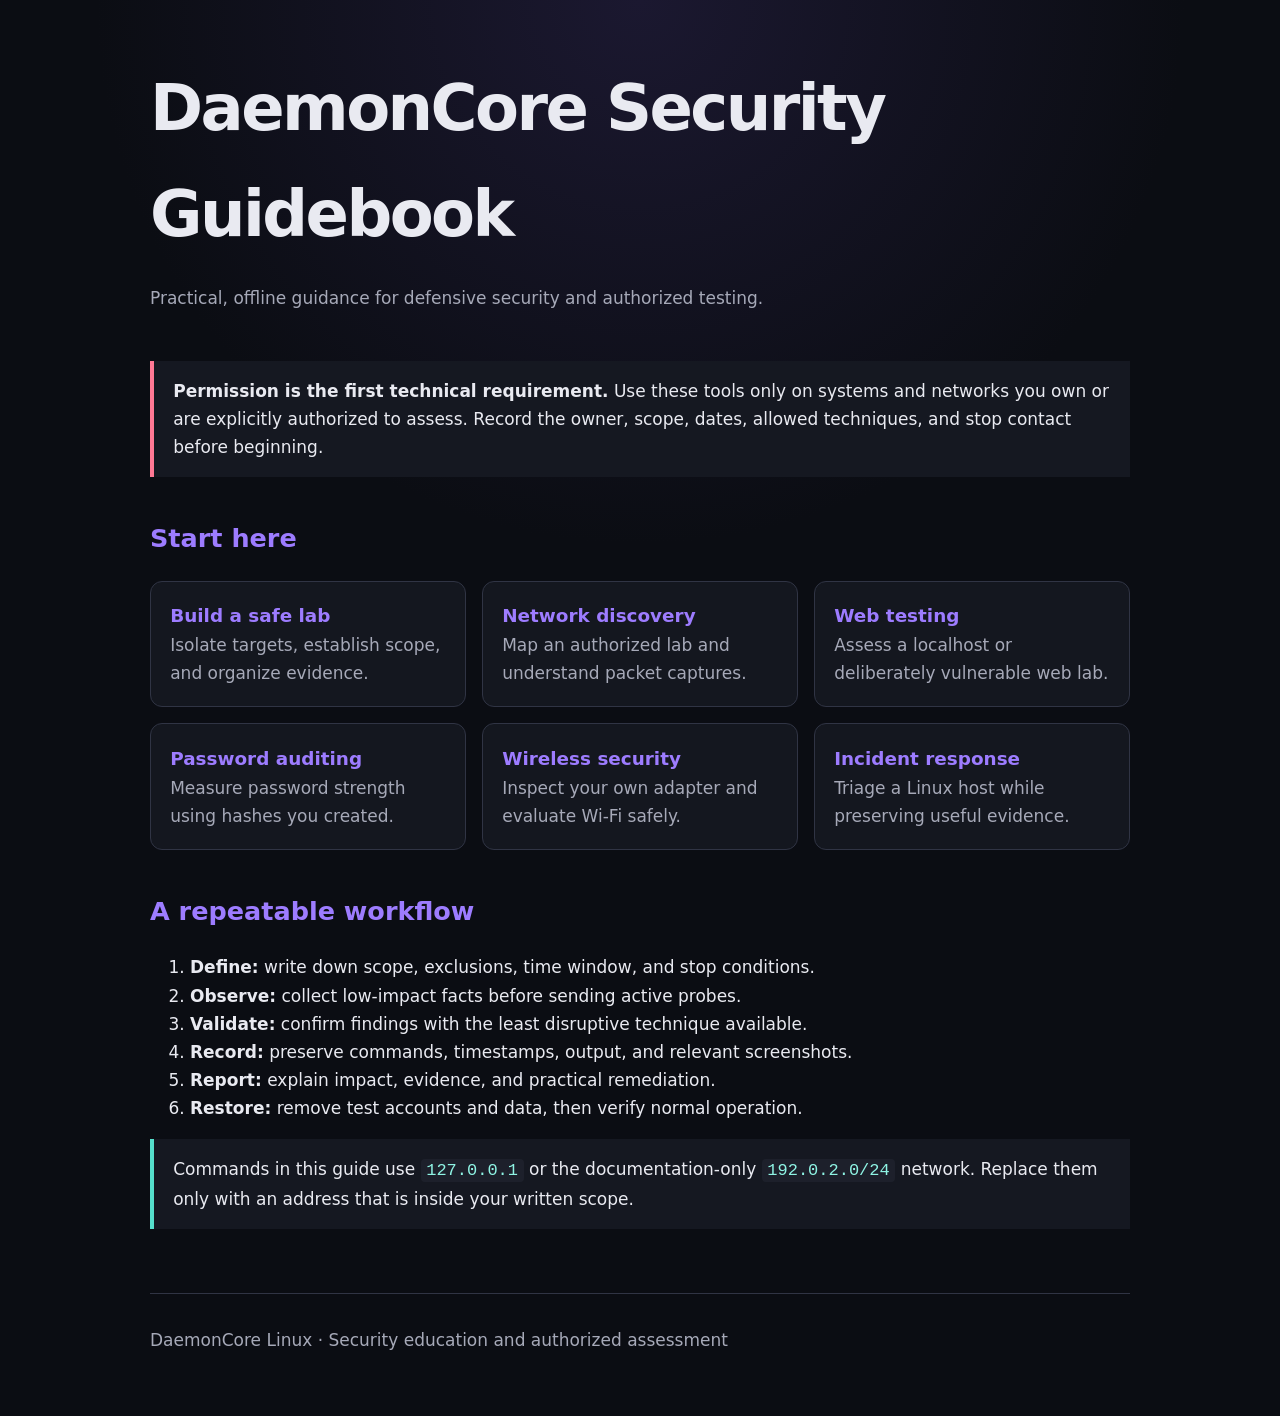
<file: config/includes.chroot/usr/share/doc/daemoncore/guidebook/index.html>
<!doctype html>
<html lang="en">
<head>
  <meta charset="utf-8">
  <meta name="viewport" content="width=device-width, initial-scale=1">
  <title>DaemonCore Security Guidebook</title>
  <link rel="stylesheet" href="style.css">
</head>
<body>
<header>
  <h1>DaemonCore Security Guidebook</h1>
  <p>Practical, offline guidance for defensive security and authorized testing.</p>
</header>
<main>
  <div class="callout warning">
    <strong>Permission is the first technical requirement.</strong> Use these
    tools only on systems and networks you own or are explicitly authorized to
    assess. Record the owner, scope, dates, allowed techniques, and stop contact
    before beginning.
  </div>

  <h2>Start here</h2>
  <div class="grid">
    <a class="card" href="lab-setup.html"><strong>Build a safe lab</strong><span>Isolate targets, establish scope, and organize evidence.</span></a>
    <a class="card" href="network-analysis.html"><strong>Network discovery</strong><span>Map an authorized lab and understand packet captures.</span></a>
    <a class="card" href="web-testing.html"><strong>Web testing</strong><span>Assess a localhost or deliberately vulnerable web lab.</span></a>
    <a class="card" href="password-auditing.html"><strong>Password auditing</strong><span>Measure password strength using hashes you created.</span></a>
    <a class="card" href="wireless-security.html"><strong>Wireless security</strong><span>Inspect your own adapter and evaluate Wi-Fi safely.</span></a>
    <a class="card" href="incident-response.html"><strong>Incident response</strong><span>Triage a Linux host while preserving useful evidence.</span></a>
  </div>

  <h2>A repeatable workflow</h2>
  <ol>
    <li><strong>Define:</strong> write down scope, exclusions, time window, and stop conditions.</li>
    <li><strong>Observe:</strong> collect low-impact facts before sending active probes.</li>
    <li><strong>Validate:</strong> confirm findings with the least disruptive technique available.</li>
    <li><strong>Record:</strong> preserve commands, timestamps, output, and relevant screenshots.</li>
    <li><strong>Report:</strong> explain impact, evidence, and practical remediation.</li>
    <li><strong>Restore:</strong> remove test accounts and data, then verify normal operation.</li>
  </ol>

  <div class="callout">
    Commands in this guide use <code>127.0.0.1</code> or the documentation-only
    <code>192.0.2.0/24</code> network. Replace them only with an address that is
    inside your written scope.
  </div>
</main>
<footer>DaemonCore Linux · Security education and authorized assessment</footer>
</body>
</html>
</file>
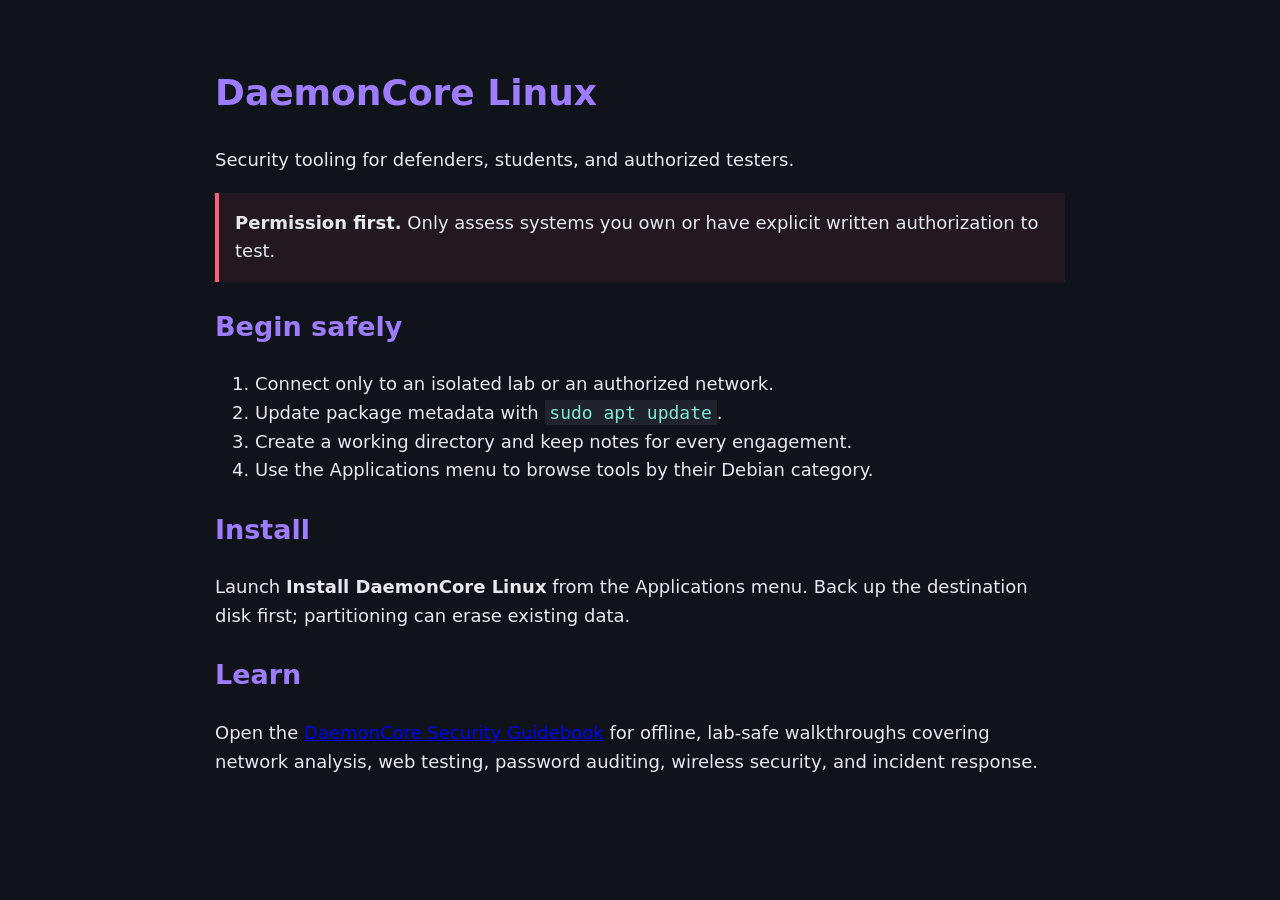
<file: config/includes.chroot/usr/share/doc/daemoncore/QUICKSTART.html>
<!doctype html>
<html lang="en">
<head>
  <meta charset="utf-8">
  <meta name="viewport" content="width=device-width, initial-scale=1">
  <title>DaemonCore Quick Start</title>
  <style>
    body { background:#11131a; color:#e7e9ef; font:18px system-ui,sans-serif;
           max-width:850px; margin:4rem auto; padding:0 2rem; line-height:1.6 }
    h1,h2 { color:#9d7cff } code { color:#7ee7d2; background:#20232d; padding:.15rem .3rem }
    .warning { border-left:4px solid #ff5e7d; padding:1rem; background:#211820 }
  </style>
</head>
<body>
  <h1>DaemonCore Linux</h1>
  <p>Security tooling for defenders, students, and authorized testers.</p>
  <p class="warning"><strong>Permission first.</strong> Only assess systems you own
  or have explicit written authorization to test.</p>
  <h2>Begin safely</h2>
  <ol>
    <li>Connect only to an isolated lab or an authorized network.</li>
    <li>Update package metadata with <code>sudo apt update</code>.</li>
    <li>Create a working directory and keep notes for every engagement.</li>
    <li>Use the Applications menu to browse tools by their Debian category.</li>
  </ol>
  <h2>Install</h2>
  <p>Launch <strong>Install DaemonCore Linux</strong> from the Applications menu.
  Back up the destination disk first; partitioning can erase existing data.</p>
  <h2>Learn</h2>
  <p>Open the <a href="guidebook/index.html">DaemonCore Security Guidebook</a>
  for offline, lab-safe walkthroughs covering network analysis, web testing,
  password auditing, wireless security, and incident response.</p>
</body>
</html>
</file>
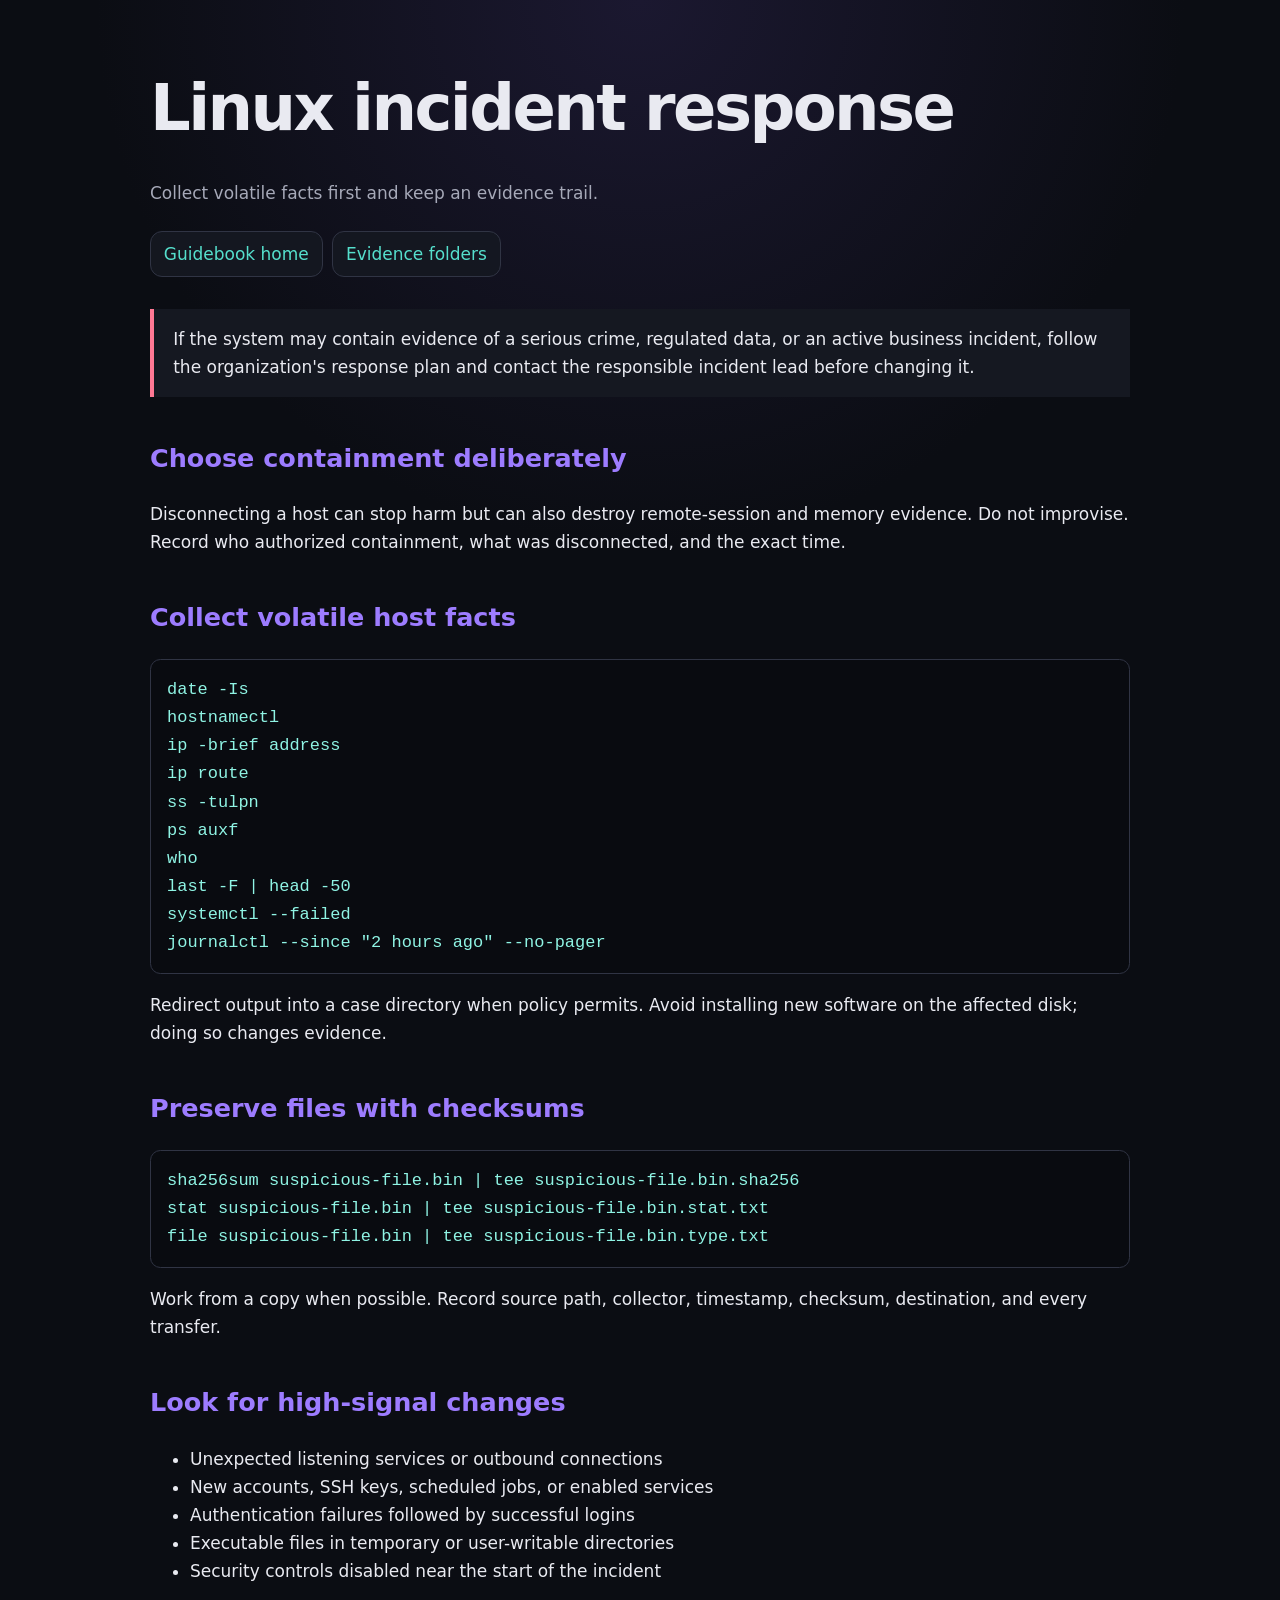
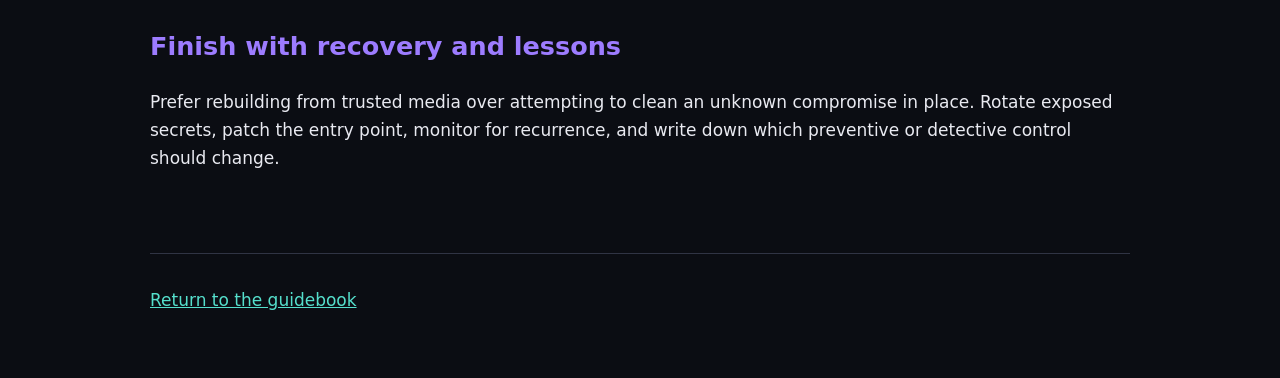
<file: config/includes.chroot/usr/share/doc/daemoncore/guidebook/incident-response.html>
<!doctype html>
<html lang="en"><head><meta charset="utf-8"><meta name="viewport" content="width=device-width, initial-scale=1"><title>Incident response · DaemonCore</title><link rel="stylesheet" href="style.css"></head>
<body><header><h1>Linux incident response</h1><p>Collect volatile facts first and keep an evidence trail.</p><nav><a href="index.html">Guidebook home</a><a href="lab-setup.html">Evidence folders</a></nav></header>
<main>
  <div class="callout warning">If the system may contain evidence of a serious
  crime, regulated data, or an active business incident, follow the organization's
  response plan and contact the responsible incident lead before changing it.</div>

  <h2>Choose containment deliberately</h2>
  <p>Disconnecting a host can stop harm but can also destroy remote-session and
  memory evidence. Do not improvise. Record who authorized containment, what was
  disconnected, and the exact time.</p>

  <h2>Collect volatile host facts</h2>
  <pre><code>date -Is
hostnamectl
ip -brief address
ip route
ss -tulpn
ps auxf
who
last -F | head -50
systemctl --failed
journalctl --since "2 hours ago" --no-pager</code></pre>
  <p>Redirect output into a case directory when policy permits. Avoid installing
  new software on the affected disk; doing so changes evidence.</p>

  <h2>Preserve files with checksums</h2>
  <pre><code>sha256sum suspicious-file.bin | tee suspicious-file.bin.sha256
stat suspicious-file.bin | tee suspicious-file.bin.stat.txt
file suspicious-file.bin | tee suspicious-file.bin.type.txt</code></pre>
  <p>Work from a copy when possible. Record source path, collector, timestamp,
  checksum, destination, and every transfer.</p>

  <h2>Look for high-signal changes</h2>
  <ul>
    <li>Unexpected listening services or outbound connections</li>
    <li>New accounts, SSH keys, scheduled jobs, or enabled services</li>
    <li>Authentication failures followed by successful logins</li>
    <li>Executable files in temporary or user-writable directories</li>
    <li>Security controls disabled near the start of the incident</li>
  </ul>

  <h2>Finish with recovery and lessons</h2>
  <p>Prefer rebuilding from trusted media over attempting to clean an unknown
  compromise in place. Rotate exposed secrets, patch the entry point, monitor
  for recurrence, and write down which preventive or detective control should
  change.</p>
</main><footer><a href="index.html">Return to the guidebook</a></footer></body></html>
</file>
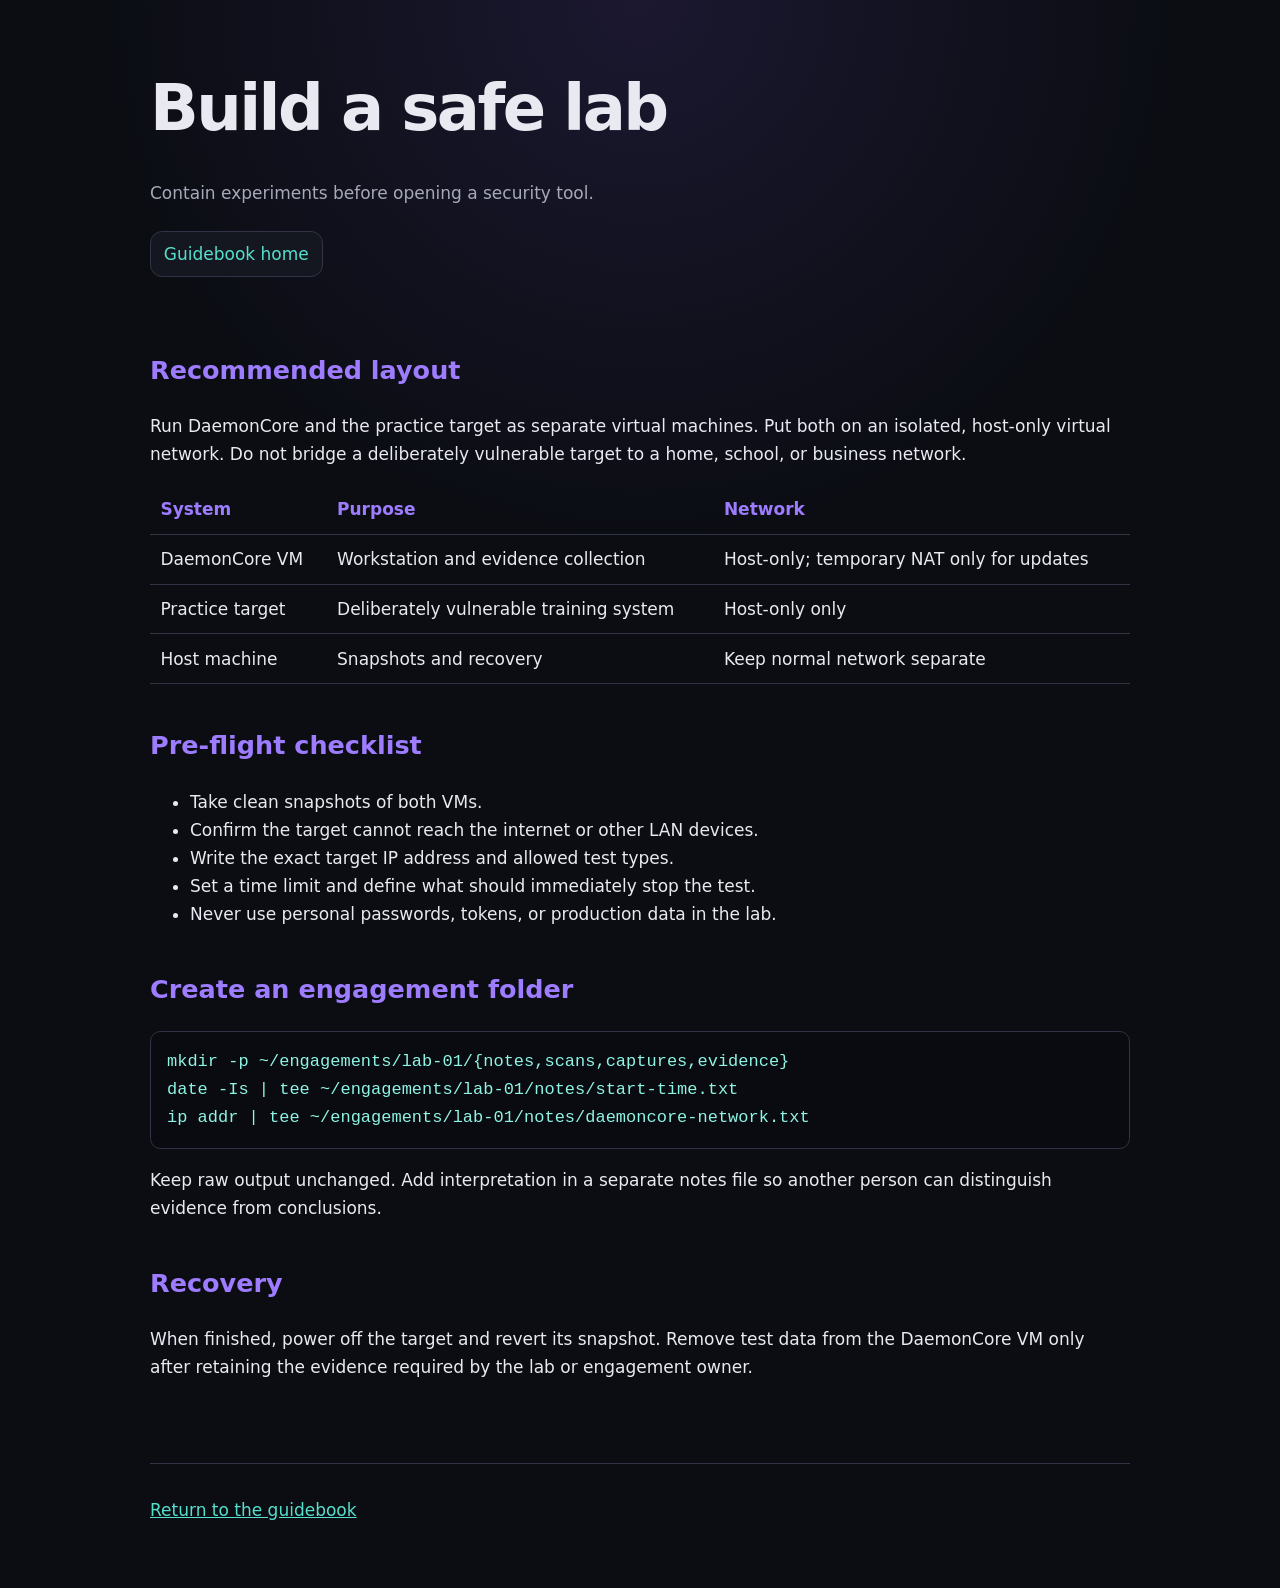
<file: config/includes.chroot/usr/share/doc/daemoncore/guidebook/lab-setup.html>
<!doctype html>
<html lang="en"><head><meta charset="utf-8"><meta name="viewport" content="width=device-width, initial-scale=1"><title>Build a safe lab · DaemonCore</title><link rel="stylesheet" href="style.css"></head>
<body><header><h1>Build a safe lab</h1><p>Contain experiments before opening a security tool.</p><nav><a href="index.html">Guidebook home</a></nav></header>
<main>
  <h2>Recommended layout</h2>
  <p>Run DaemonCore and the practice target as separate virtual machines. Put
  both on an isolated, host-only virtual network. Do not bridge a deliberately
  vulnerable target to a home, school, or business network.</p>
  <table><thead><tr><th>System</th><th>Purpose</th><th>Network</th></tr></thead><tbody>
    <tr><td>DaemonCore VM</td><td>Workstation and evidence collection</td><td>Host-only; temporary NAT only for updates</td></tr>
    <tr><td>Practice target</td><td>Deliberately vulnerable training system</td><td>Host-only only</td></tr>
    <tr><td>Host machine</td><td>Snapshots and recovery</td><td>Keep normal network separate</td></tr>
  </tbody></table>

  <h2>Pre-flight checklist</h2>
  <ul>
    <li>Take clean snapshots of both VMs.</li>
    <li>Confirm the target cannot reach the internet or other LAN devices.</li>
    <li>Write the exact target IP address and allowed test types.</li>
    <li>Set a time limit and define what should immediately stop the test.</li>
    <li>Never use personal passwords, tokens, or production data in the lab.</li>
  </ul>

  <h2>Create an engagement folder</h2>
  <pre><code>mkdir -p ~/engagements/lab-01/{notes,scans,captures,evidence}
date -Is | tee ~/engagements/lab-01/notes/start-time.txt
ip addr | tee ~/engagements/lab-01/notes/daemoncore-network.txt</code></pre>
  <p>Keep raw output unchanged. Add interpretation in a separate notes file so
  another person can distinguish evidence from conclusions.</p>

  <h2>Recovery</h2>
  <p>When finished, power off the target and revert its snapshot. Remove test
  data from the DaemonCore VM only after retaining the evidence required by the
  lab or engagement owner.</p>
</main><footer><a href="index.html">Return to the guidebook</a></footer></body></html>
</file>
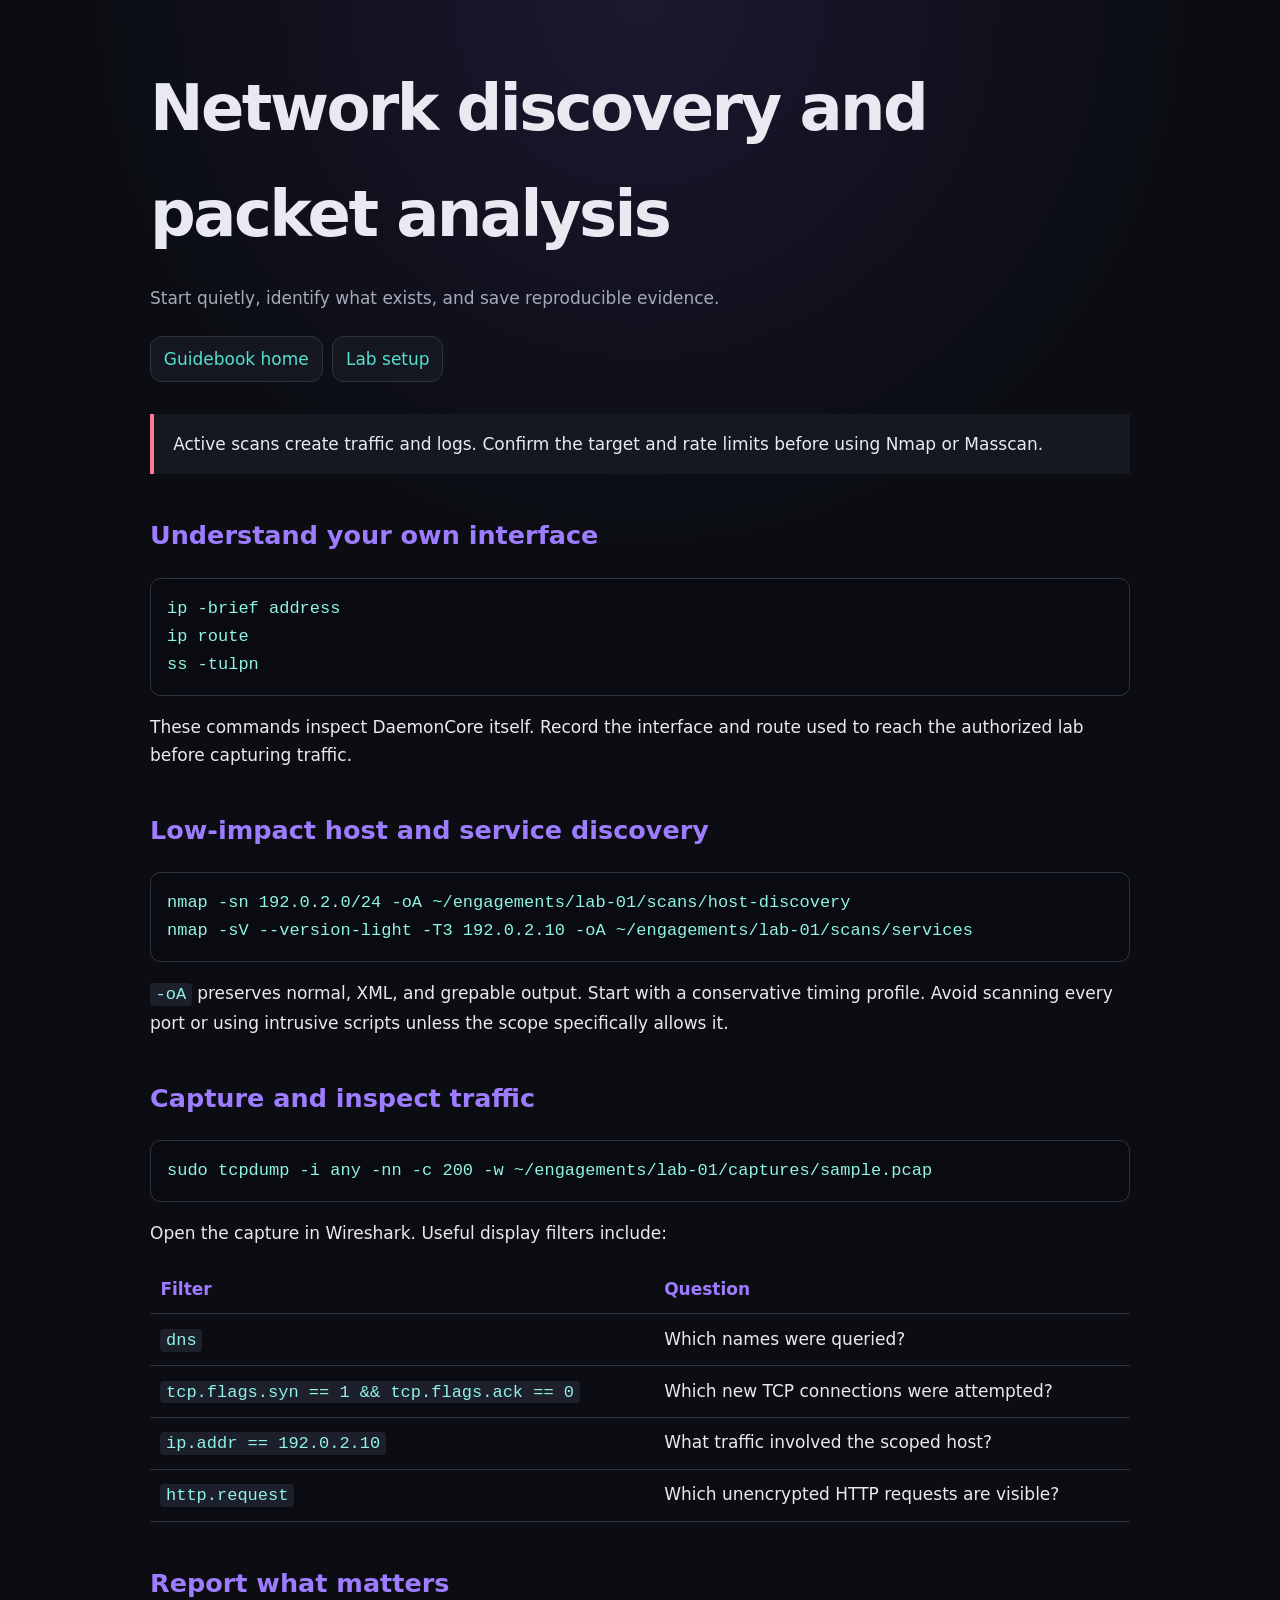
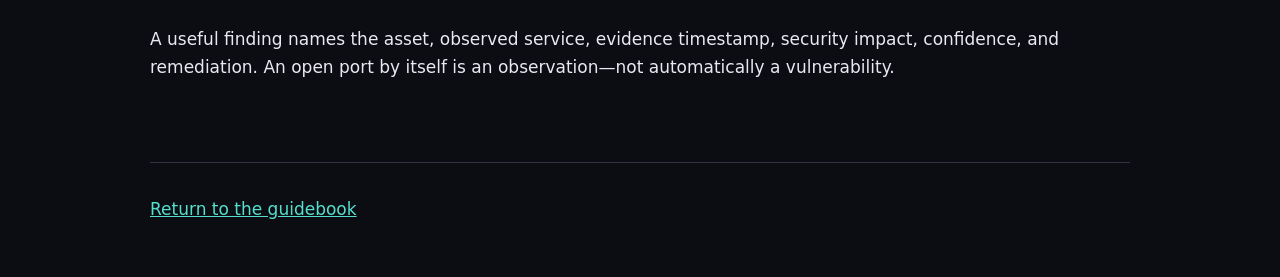
<file: config/includes.chroot/usr/share/doc/daemoncore/guidebook/network-analysis.html>
<!doctype html>
<html lang="en"><head><meta charset="utf-8"><meta name="viewport" content="width=device-width, initial-scale=1"><title>Network discovery · DaemonCore</title><link rel="stylesheet" href="style.css"></head>
<body><header><h1>Network discovery and packet analysis</h1><p>Start quietly, identify what exists, and save reproducible evidence.</p><nav><a href="index.html">Guidebook home</a><a href="lab-setup.html">Lab setup</a></nav></header>
<main>
  <div class="callout warning">Active scans create traffic and logs. Confirm
  the target and rate limits before using Nmap or Masscan.</div>

  <h2>Understand your own interface</h2>
  <pre><code>ip -brief address
ip route
ss -tulpn</code></pre>
  <p>These commands inspect DaemonCore itself. Record the interface and route
  used to reach the authorized lab before capturing traffic.</p>

  <h2>Low-impact host and service discovery</h2>
  <pre><code>nmap -sn 192.0.2.0/24 -oA ~/engagements/lab-01/scans/host-discovery
nmap -sV --version-light -T3 192.0.2.10 -oA ~/engagements/lab-01/scans/services</code></pre>
  <p><code>-oA</code> preserves normal, XML, and grepable output. Start with a
  conservative timing profile. Avoid scanning every port or using intrusive
  scripts unless the scope specifically allows it.</p>

  <h2>Capture and inspect traffic</h2>
  <pre><code>sudo tcpdump -i any -nn -c 200 -w ~/engagements/lab-01/captures/sample.pcap</code></pre>
  <p>Open the capture in Wireshark. Useful display filters include:</p>
  <table><thead><tr><th>Filter</th><th>Question</th></tr></thead><tbody>
    <tr><td><code>dns</code></td><td>Which names were queried?</td></tr>
    <tr><td><code>tcp.flags.syn == 1 &amp;&amp; tcp.flags.ack == 0</code></td><td>Which new TCP connections were attempted?</td></tr>
    <tr><td><code>ip.addr == 192.0.2.10</code></td><td>What traffic involved the scoped host?</td></tr>
    <tr><td><code>http.request</code></td><td>Which unencrypted HTTP requests are visible?</td></tr>
  </tbody></table>

  <h2>Report what matters</h2>
  <p>A useful finding names the asset, observed service, evidence timestamp,
  security impact, confidence, and remediation. An open port by itself is an
  observation—not automatically a vulnerability.</p>
</main><footer><a href="index.html">Return to the guidebook</a></footer></body></html>
</file>
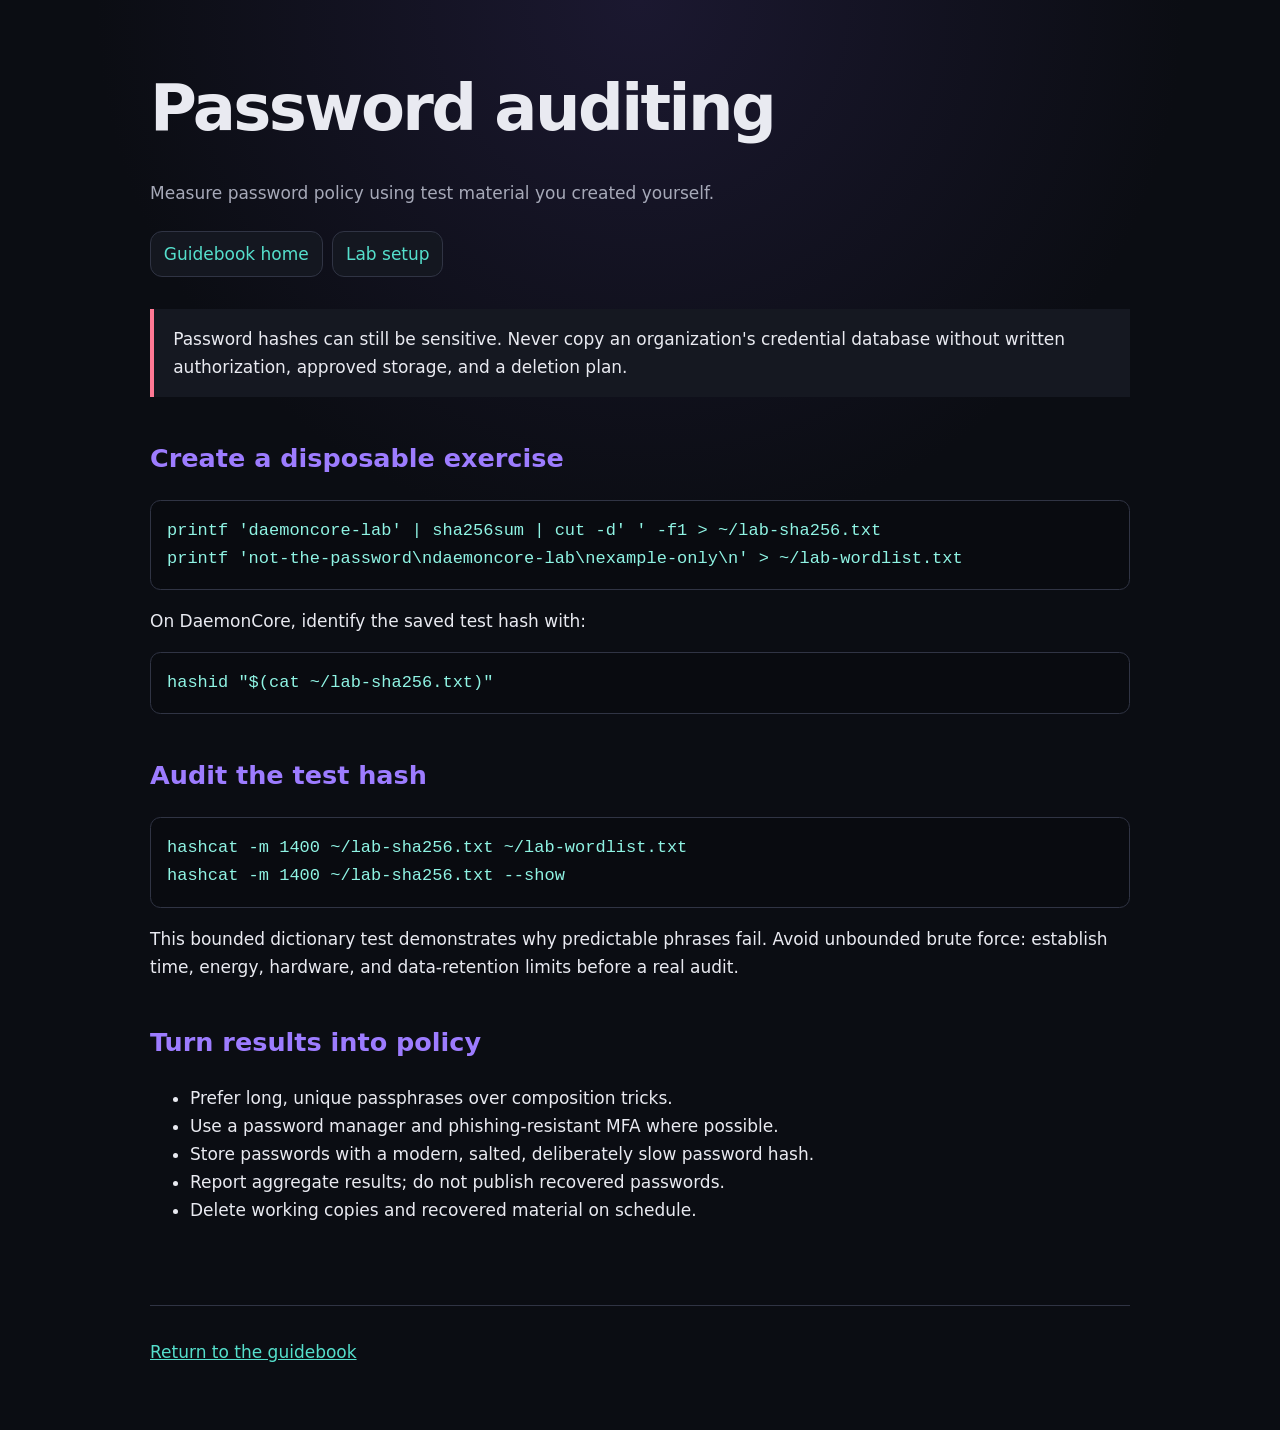
<file: config/includes.chroot/usr/share/doc/daemoncore/guidebook/password-auditing.html>
<!doctype html>
<html lang="en"><head><meta charset="utf-8"><meta name="viewport" content="width=device-width, initial-scale=1"><title>Password auditing · DaemonCore</title><link rel="stylesheet" href="style.css"></head>
<body><header><h1>Password auditing</h1><p>Measure password policy using test material you created yourself.</p><nav><a href="index.html">Guidebook home</a><a href="lab-setup.html">Lab setup</a></nav></header>
<main>
  <div class="callout warning">Password hashes can still be sensitive. Never
  copy an organization's credential database without written authorization,
  approved storage, and a deletion plan.</div>

  <h2>Create a disposable exercise</h2>
  <pre><code>printf 'daemoncore-lab' | sha256sum | cut -d' ' -f1 &gt; ~/lab-sha256.txt
printf 'not-the-password\ndaemoncore-lab\nexample-only\n' &gt; ~/lab-wordlist.txt</code></pre>
  <p>On DaemonCore, identify the saved test hash with:</p>
  <pre><code>hashid "$(cat ~/lab-sha256.txt)"</code></pre>

  <h2>Audit the test hash</h2>
  <pre><code>hashcat -m 1400 ~/lab-sha256.txt ~/lab-wordlist.txt
hashcat -m 1400 ~/lab-sha256.txt --show</code></pre>
  <p>This bounded dictionary test demonstrates why predictable phrases fail.
  Avoid unbounded brute force: establish time, energy, hardware, and data-retention
  limits before a real audit.</p>

  <h2>Turn results into policy</h2>
  <ul>
    <li>Prefer long, unique passphrases over composition tricks.</li>
    <li>Use a password manager and phishing-resistant MFA where possible.</li>
    <li>Store passwords with a modern, salted, deliberately slow password hash.</li>
    <li>Report aggregate results; do not publish recovered passwords.</li>
    <li>Delete working copies and recovered material on schedule.</li>
  </ul>
</main><footer><a href="index.html">Return to the guidebook</a></footer></body></html>
</file>
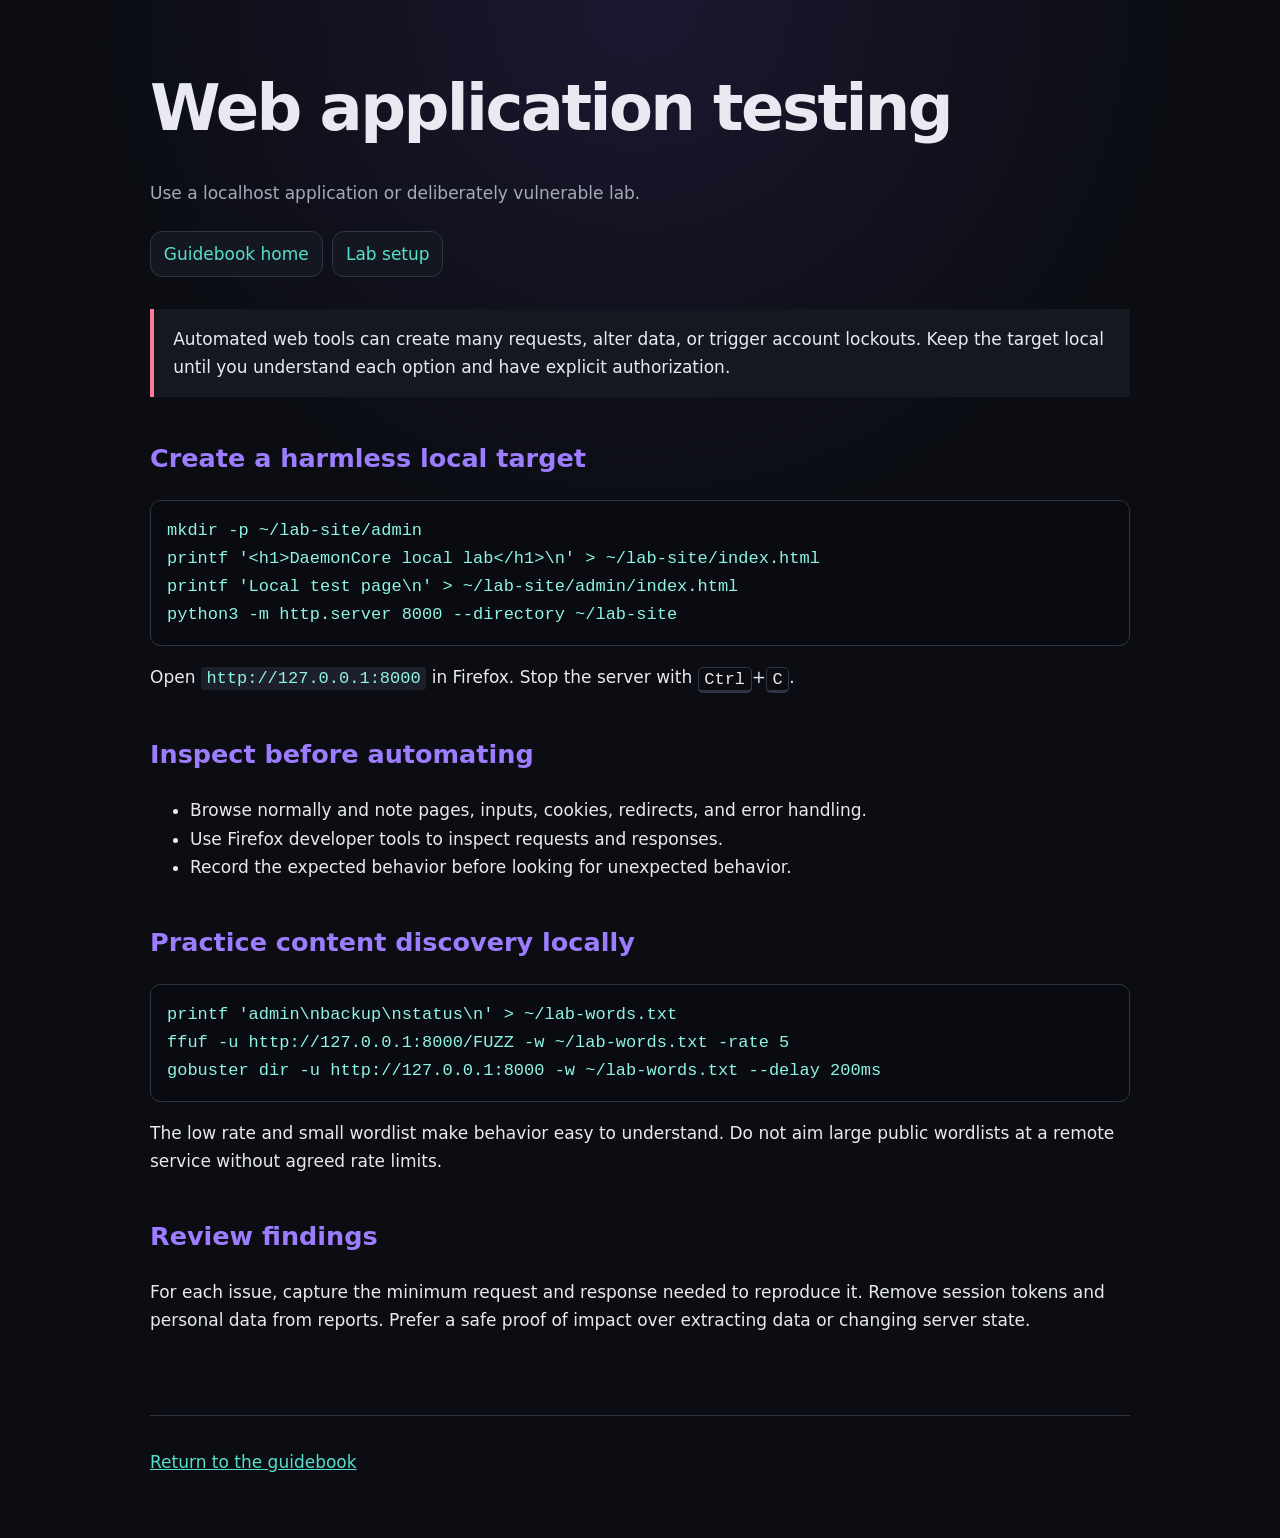
<file: config/includes.chroot/usr/share/doc/daemoncore/guidebook/web-testing.html>
<!doctype html>
<html lang="en"><head><meta charset="utf-8"><meta name="viewport" content="width=device-width, initial-scale=1"><title>Web testing · DaemonCore</title><link rel="stylesheet" href="style.css"></head>
<body><header><h1>Web application testing</h1><p>Use a localhost application or deliberately vulnerable lab.</p><nav><a href="index.html">Guidebook home</a><a href="lab-setup.html">Lab setup</a></nav></header>
<main>
  <div class="callout warning">Automated web tools can create many requests,
  alter data, or trigger account lockouts. Keep the target local until you
  understand each option and have explicit authorization.</div>

  <h2>Create a harmless local target</h2>
  <pre><code>mkdir -p ~/lab-site/admin
printf '&lt;h1&gt;DaemonCore local lab&lt;/h1&gt;\n' &gt; ~/lab-site/index.html
printf 'Local test page\n' &gt; ~/lab-site/admin/index.html
python3 -m http.server 8000 --directory ~/lab-site</code></pre>
  <p>Open <code>http://127.0.0.1:8000</code> in Firefox. Stop the server with
  <kbd>Ctrl</kbd>+<kbd>C</kbd>.</p>

  <h2>Inspect before automating</h2>
  <ul>
    <li>Browse normally and note pages, inputs, cookies, redirects, and error handling.</li>
    <li>Use Firefox developer tools to inspect requests and responses.</li>
    <li>Record the expected behavior before looking for unexpected behavior.</li>
  </ul>

  <h2>Practice content discovery locally</h2>
  <pre><code>printf 'admin\nbackup\nstatus\n' &gt; ~/lab-words.txt
ffuf -u http://127.0.0.1:8000/FUZZ -w ~/lab-words.txt -rate 5
gobuster dir -u http://127.0.0.1:8000 -w ~/lab-words.txt --delay 200ms</code></pre>
  <p>The low rate and small wordlist make behavior easy to understand. Do not
  aim large public wordlists at a remote service without agreed rate limits.</p>

  <h2>Review findings</h2>
  <p>For each issue, capture the minimum request and response needed to reproduce
  it. Remove session tokens and personal data from reports. Prefer a safe proof
  of impact over extracting data or changing server state.</p>
</main><footer><a href="index.html">Return to the guidebook</a></footer></body></html>
</file>
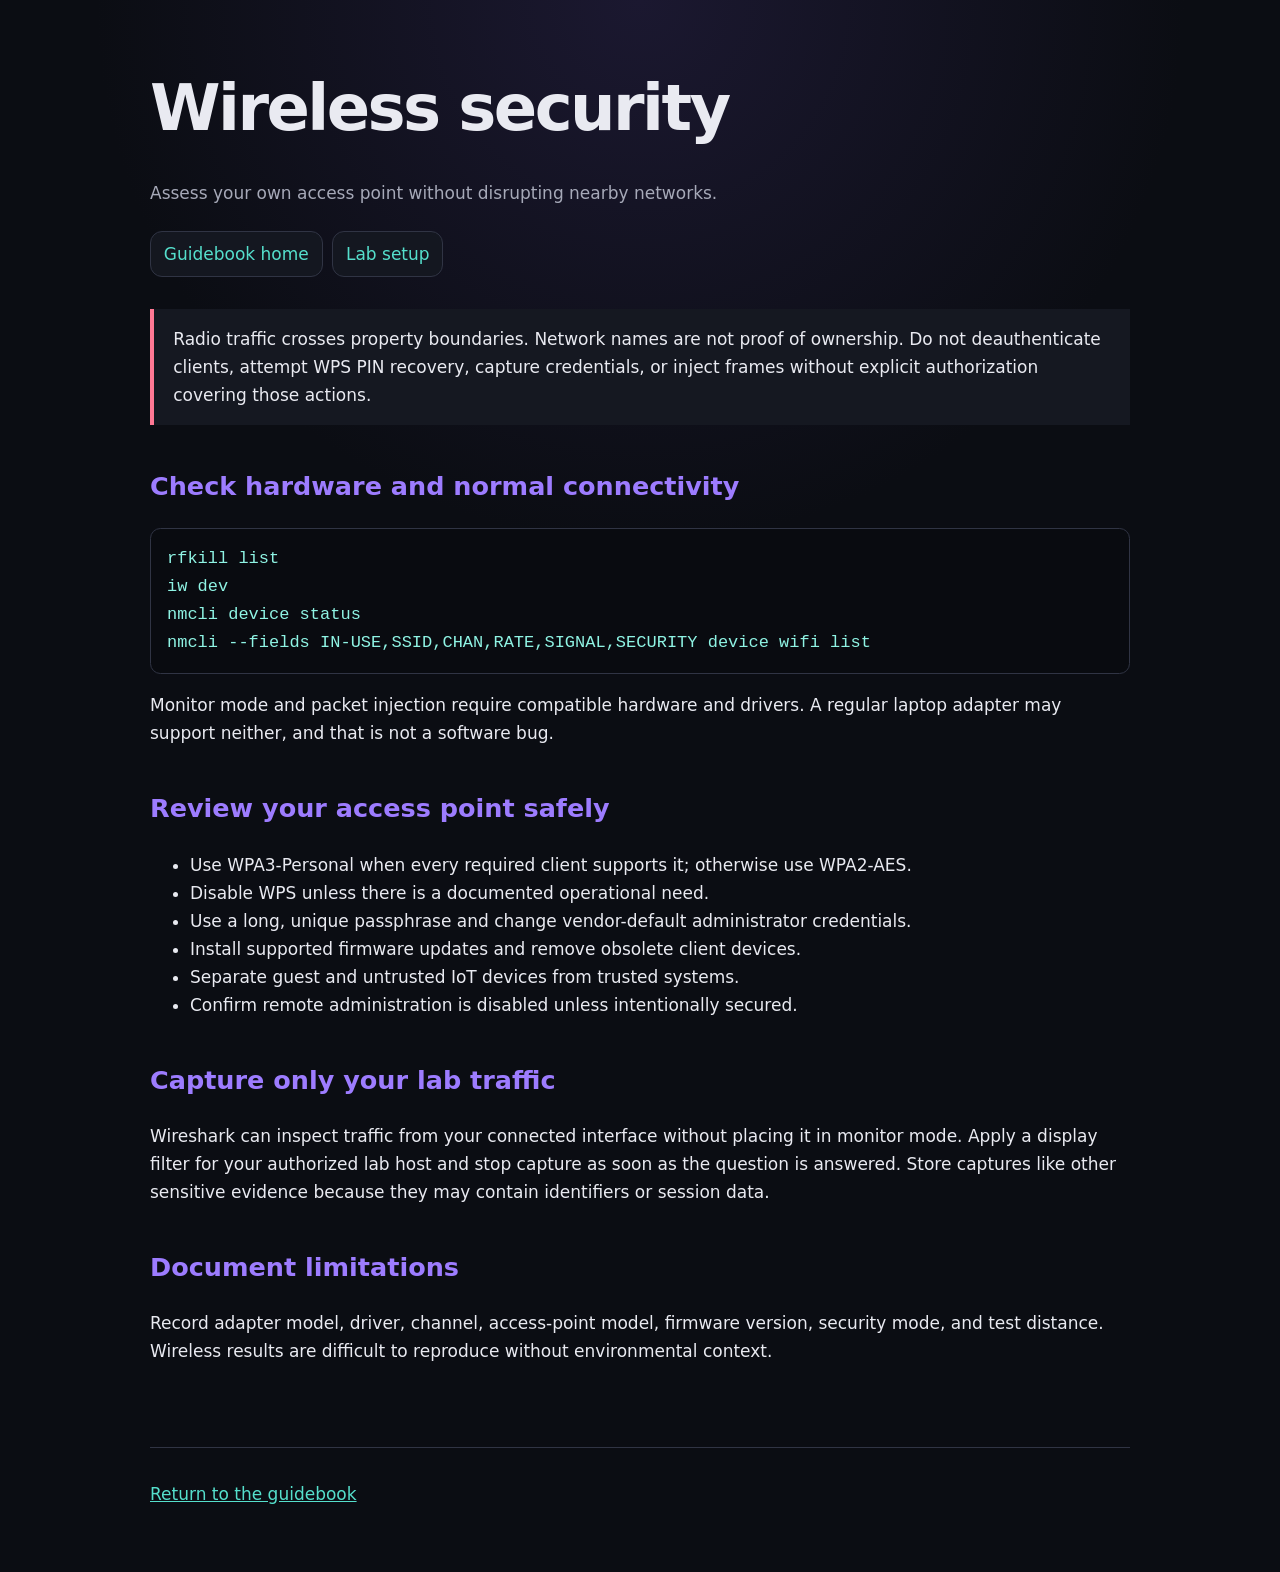
<file: config/includes.chroot/usr/share/doc/daemoncore/guidebook/wireless-security.html>
<!doctype html>
<html lang="en"><head><meta charset="utf-8"><meta name="viewport" content="width=device-width, initial-scale=1"><title>Wireless security · DaemonCore</title><link rel="stylesheet" href="style.css"></head>
<body><header><h1>Wireless security</h1><p>Assess your own access point without disrupting nearby networks.</p><nav><a href="index.html">Guidebook home</a><a href="lab-setup.html">Lab setup</a></nav></header>
<main>
  <div class="callout warning">Radio traffic crosses property boundaries.
  Network names are not proof of ownership. Do not deauthenticate clients,
  attempt WPS PIN recovery, capture credentials, or inject frames without
  explicit authorization covering those actions.</div>

  <h2>Check hardware and normal connectivity</h2>
  <pre><code>rfkill list
iw dev
nmcli device status
nmcli --fields IN-USE,SSID,CHAN,RATE,SIGNAL,SECURITY device wifi list</code></pre>
  <p>Monitor mode and packet injection require compatible hardware and drivers.
  A regular laptop adapter may support neither, and that is not a software bug.</p>

  <h2>Review your access point safely</h2>
  <ul>
    <li>Use WPA3-Personal when every required client supports it; otherwise use WPA2-AES.</li>
    <li>Disable WPS unless there is a documented operational need.</li>
    <li>Use a long, unique passphrase and change vendor-default administrator credentials.</li>
    <li>Install supported firmware updates and remove obsolete client devices.</li>
    <li>Separate guest and untrusted IoT devices from trusted systems.</li>
    <li>Confirm remote administration is disabled unless intentionally secured.</li>
  </ul>

  <h2>Capture only your lab traffic</h2>
  <p>Wireshark can inspect traffic from your connected interface without placing
  it in monitor mode. Apply a display filter for your authorized lab host and
  stop capture as soon as the question is answered. Store captures like other
  sensitive evidence because they may contain identifiers or session data.</p>

  <h2>Document limitations</h2>
  <p>Record adapter model, driver, channel, access-point model, firmware version,
  security mode, and test distance. Wireless results are difficult to reproduce
  without environmental context.</p>
</main><footer><a href="index.html">Return to the guidebook</a></footer></body></html>
</file>
<file: config/includes.chroot/usr/share/doc/daemoncore/guidebook/style.css>
:root {
  color-scheme: dark;
  --bg: #0b0d13;
  --panel: #151821;
  --panel-2: #1d202b;
  --text: #e9eaf1;
  --muted: #a6a9b8;
  --violet: #9d7cff;
  --teal: #55dfcc;
  --warning: #ff7894;
  --border: #303444;
}

* { box-sizing: border-box; }
body {
  margin: 0;
  background: radial-gradient(circle at top, #1b1830 0, var(--bg) 34rem);
  color: var(--text);
  font: 17px/1.65 system-ui, sans-serif;
}
header, main, footer { width: min(980px, calc(100% - 2rem)); margin-inline: auto; }
header { padding: 3.5rem 0 2rem; }
header p, footer { color: var(--muted); }
main { padding-bottom: 4rem; }
h1 { margin: 0; font-size: clamp(2.25rem, 6vw, 4rem); letter-spacing: -.04em; }
h2 { margin-top: 2.5rem; color: var(--violet); }
h3 { margin-top: 1.8rem; color: var(--teal); }
a { color: var(--teal); }
nav { display: flex; flex-wrap: wrap; gap: .6rem; margin-top: 1.5rem; }
nav a, .card {
  border: 1px solid var(--border);
  border-radius: .75rem;
  background: color-mix(in srgb, var(--panel) 92%, transparent);
}
nav a { padding: .5rem .8rem; text-decoration: none; }
.grid { display: grid; grid-template-columns: repeat(auto-fit, minmax(250px, 1fr)); gap: 1rem; }
.card { display: block; padding: 1.2rem; text-decoration: none; color: var(--text); }
.card:hover { border-color: var(--violet); transform: translateY(-1px); }
.card strong { display: block; color: var(--violet); font-size: 1.15rem; }
.card span { color: var(--muted); }
.callout { border-left: 4px solid var(--teal); padding: 1rem 1.2rem; background: var(--panel); }
.warning { border-left-color: var(--warning); }
code { color: #8ff4e4; background: var(--panel-2); padding: .12rem .35rem; border-radius: .25rem; }
pre { overflow-x: auto; padding: 1rem; background: #090b10; border: 1px solid var(--border); border-radius: .65rem; }
pre code { padding: 0; background: none; }
table { width: 100%; border-collapse: collapse; }
th, td { padding: .65rem; border-bottom: 1px solid var(--border); text-align: left; vertical-align: top; }
th { color: var(--violet); }
kbd { border: 1px solid var(--border); border-bottom-width: 3px; border-radius: .3rem; padding: .1rem .35rem; }
footer { padding: 2rem 0 4rem; border-top: 1px solid var(--border); }
</file>
